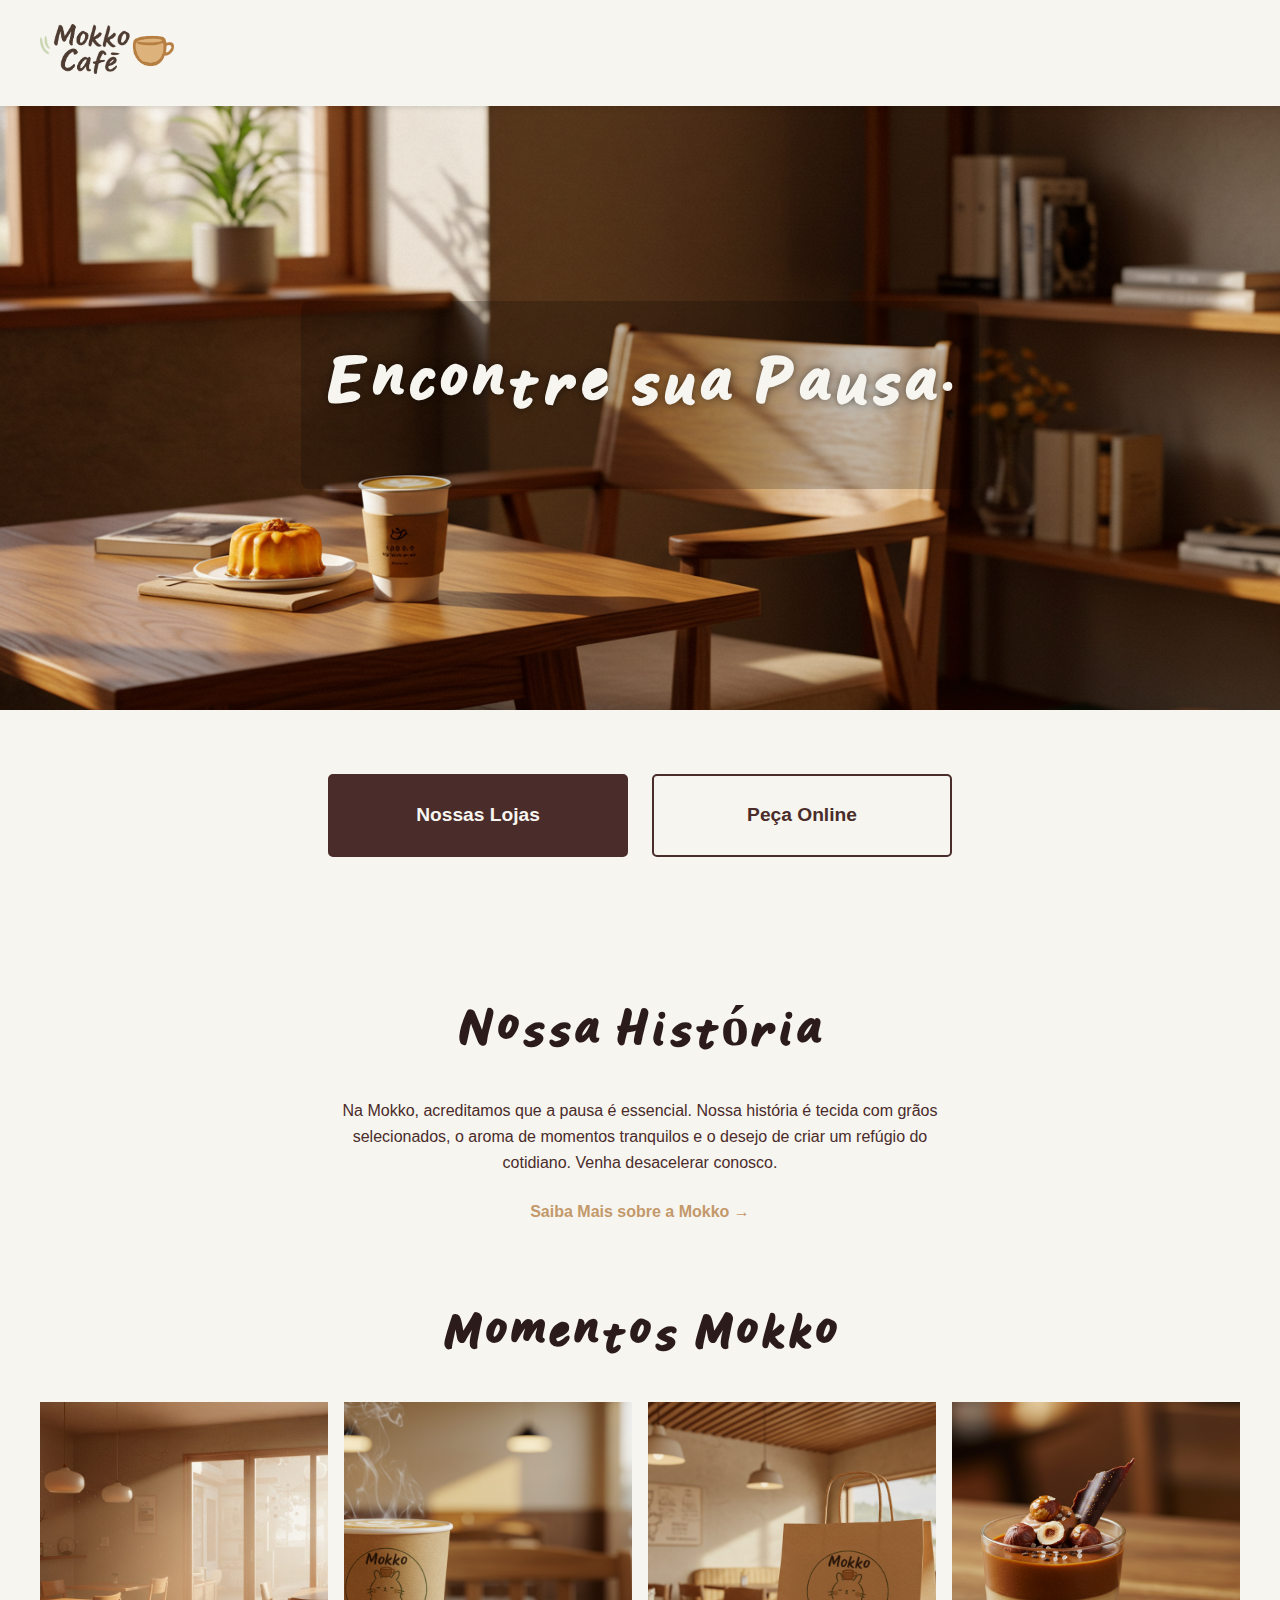
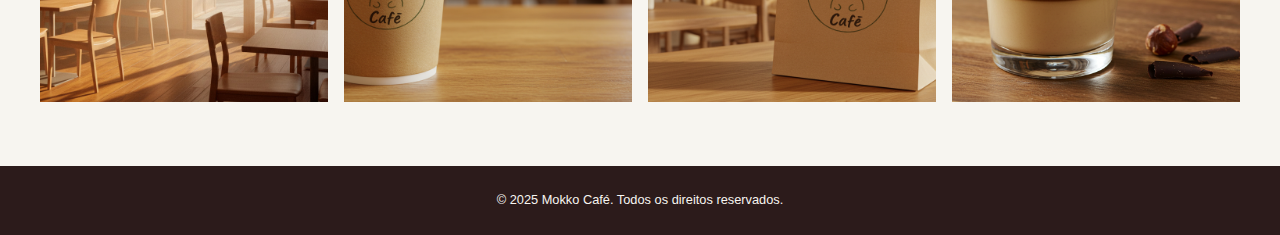
<file: homepage.html>
<!DOCTYPE html>
<html lang="pt-BR">
<head>
    <meta charset="UTF-8">
    <meta name="viewport" content="width=device-width, initial-scale=1.0">
    <title>Mokko Café - Encontre Sua Pausa</title>
    <link rel="stylesheet" href="./assets/css/style_homepage.css">
</head>
<body>

    <header class="main-header">
        <div class="logo">
            <img src="./assets/img/LOGOTIPOS/2.png" alt="Mokko Café Logo">
        </div>
        <button class="menu-toggle" aria-label="Abrir Menu">
            <span class="bar"></span>
            <span class="bar"></span>
            <span class="bar"></span>
        </button>
    </header>

    <section class="hero-section">
        <div class="hero-content">
            <h1>Encontre sua Pausa.</h1>
        </div>
    </section>

    <section class="cta-section">
        <a href="#" class="cta-button primary">Nossas Lojas</a>
        <a href="#" class="cta-button secondary">Peça Online</a>
    </section>

    <section class="about-section">
        <h2>Nossa História</h2>
        <p>Na Mokko, acreditamos que a pausa é essencial. Nossa história é tecida com grãos selecionados, o aroma de momentos tranquilos e o desejo de criar um refúgio do cotidiano. Venha desacelerar conosco.</p>
        <a href="#" class="link-more">Saiba Mais sobre a Mokko &rarr;</a>
    </section>

    <section class="gallery-section">
        <h2>Momentos Mokko</h2>
        <div class="gallery-grid">
            <img src="./assets/img/AMBIENCIA/Image_fx (4).jpg" alt="Ambiente aconchegante do café">
            <img src="./assets/img/EMBALAGENS/Image_fx (2) copiar 2.png" alt="Café com arte latte">
            <img src="./assets/img/EMBALAGENS/Image_fx (3) copiar 2.png" alt="Embalagem de café Mokko">
            <img src="./assets/img/EMBALAGENS/sobremesa.jpg" alt="Sobremesa deliciosa">
        </div>
    </section>

    <footer class="main-footer">
        <p>&copy; 2025 Mokko Café. Todos os direitos reservados.</p>
        </footer>

</body>
</html>
</file>
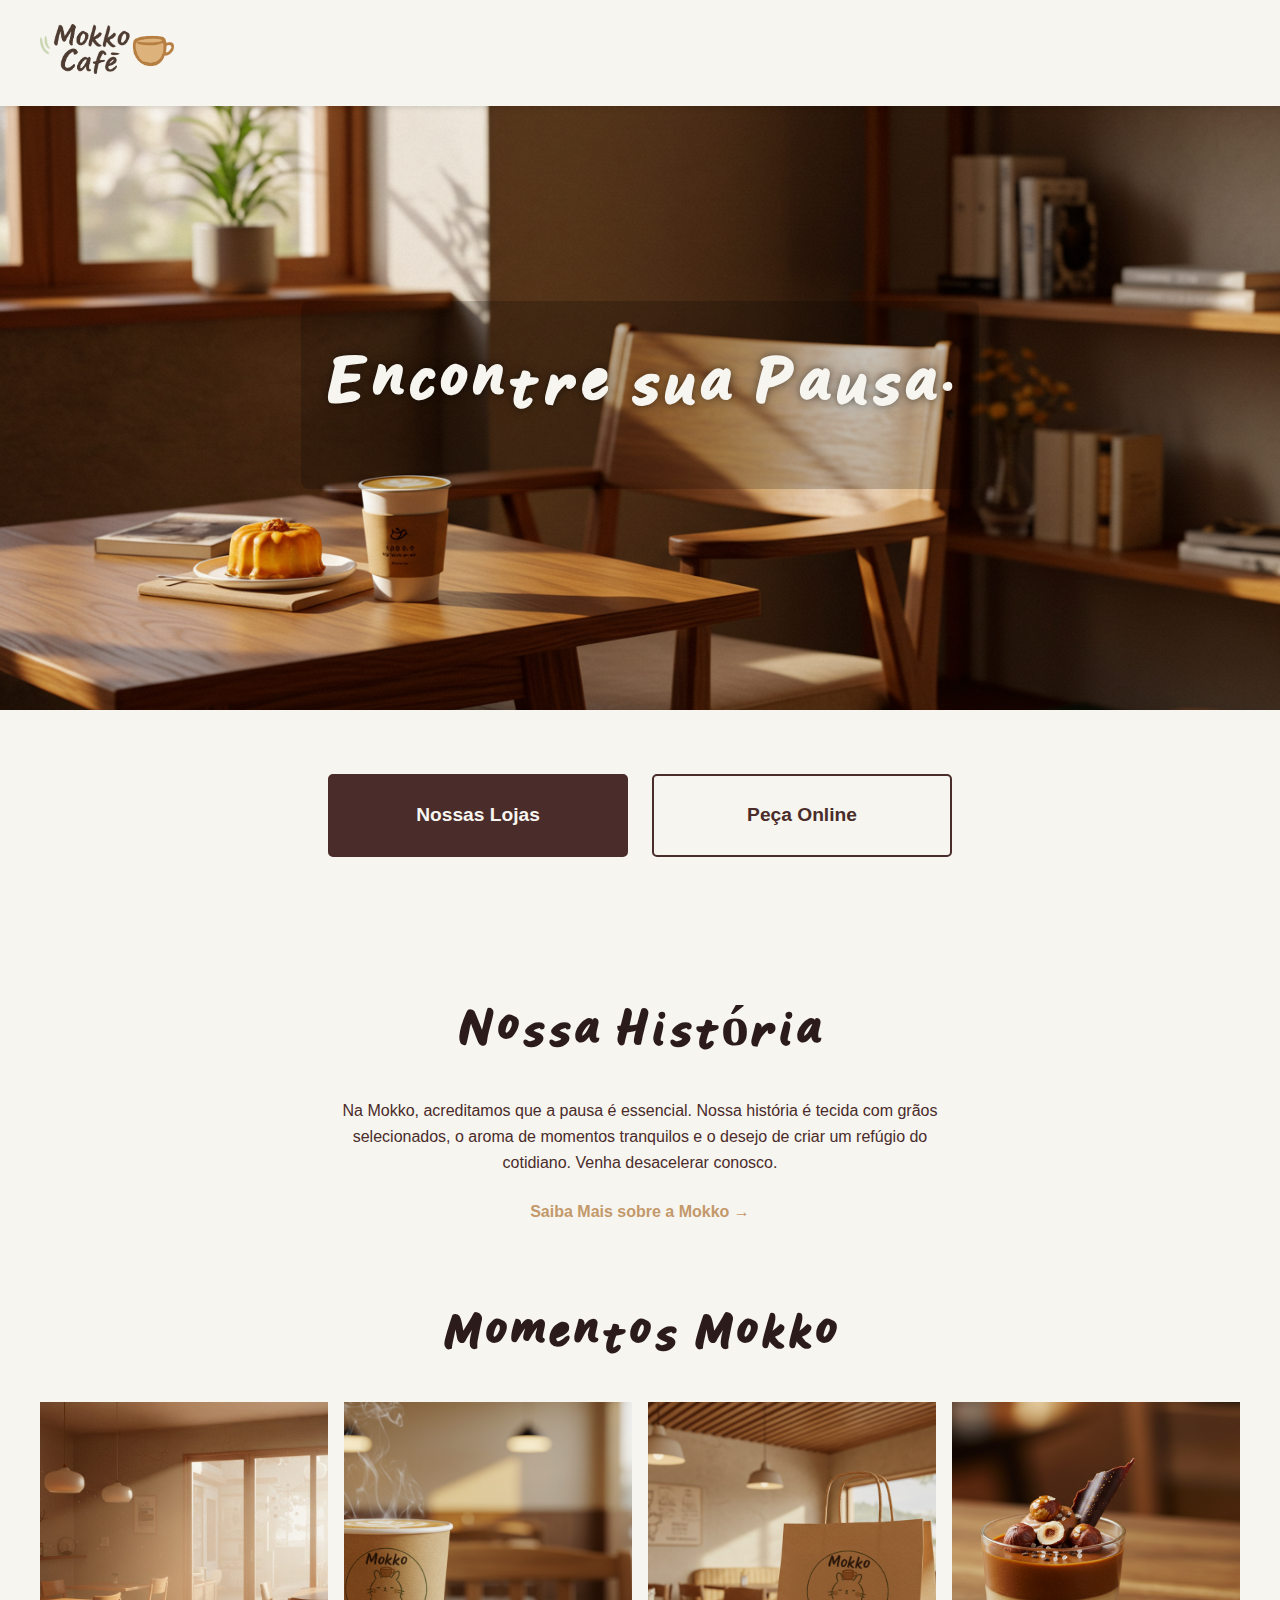
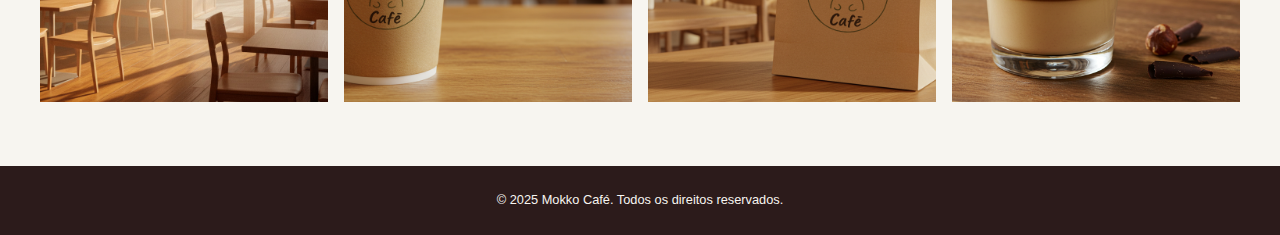
<file: html/homepage.html>
<!DOCTYPE html>
<html lang="pt-BR">
<head>
    <meta charset="UTF-8">
    <meta name="viewport" content="width=device-width, initial-scale=1.0">
    <title>Mokko Café - Encontre Sua Pausa</title>
    <link rel="stylesheet" href="../assets/css/style_homepage.css">
</head>
<body>

    <header class="main-header">
        <div class="logo">
            <img src="../assets/img/LOGOTIPOS/2.png" alt="Mokko Café Logo">
        </div>
        <button class="menu-toggle" aria-label="Abrir Menu">
            <span class="bar"></span>
            <span class="bar"></span>
            <span class="bar"></span>
        </button>
    </header>

    <section class="hero-section">
        <div class="hero-content">
            <h1>Encontre sua Pausa.</h1>
        </div>
    </section>

    <section class="cta-section">
        <a href="#" class="cta-button primary">Nossas Lojas</a>
        <a href="#" class="cta-button secondary">Peça Online</a>
    </section>

    <section class="about-section">
        <h2>Nossa História</h2>
        <p>Na Mokko, acreditamos que a pausa é essencial. Nossa história é tecida com grãos selecionados, o aroma de momentos tranquilos e o desejo de criar um refúgio do cotidiano. Venha desacelerar conosco.</p>
        <a href="#" class="link-more">Saiba Mais sobre a Mokko &rarr;</a>
    </section>

    <section class="gallery-section">
        <h2>Momentos Mokko</h2>
        <div class="gallery-grid">
            <img src="../assets/img/AMBIENCIA/Image_fx (4).jpg" alt="Ambiente aconchegante do café">
            <img src="../assets/img/EMBALAGENS/Image_fx (2) copiar 2.png" alt="Café com arte latte">
            <img src="../assets/img/EMBALAGENS/Image_fx (3) copiar 2.png" alt="Embalagem de café Mokko">
            <img src="../assets/img/EMBALAGENS/sobremesa.jpg" alt="Sobremesa deliciosa">
        </div>
    </section>

    <footer class="main-footer">
        <p>&copy; 2025 Mokko Café. Todos os direitos reservados.</p>
        </footer>

</body>
</html>
</file>
<file: assets/css/style_homepage.css>
/*
    -------------------------------------------------
    1. Base e Configurações Globais (Mobile-First)
    -------------------------------------------------
*/

/* 1.1 Fontes: Carregar a fonte MokkoCafe */
@font-face {
    font-family: 'MokkoCafe';
    src: url('../fonts/MokkoCafe-Regular.otf') format('opentype');
    font-weight: normal;
    font-style: normal;
}

:root {
    /* Cores (Exemplo: paleta escura/aconchegante, adapte conforme a marca Mokko) */
    --color-primary: #4A2C2A; /* Marrom escuro/café */
    --color-secondary: #C3996B; /* Bege/Caramelo */
    --color-light: #F7F5F0; /* Off-white/Papel */
    --color-dark: #2C1B1B; /* Quase preto */

    /* Espaçamento: O 'gap' da pausa, maior que o padrão */
    --space-xl: 4rem;
    --space-lg: 2.5rem;
    --space-md: 1.5rem;
    --space-sm: 1rem;
}

* {
    box-sizing: border-box;
    margin: 0;
    padding: 0;
}

body {
    font-family: Arial, sans-serif; /* Fallback */
    background-color: var(--color-light);
    color: var(--color-dark);
    line-height: 1.6;
}

/* Títulos com a fonte da marca */
h1, h2 {
    font-family: 'MokkoCafe', cursive;
    text-align: center;
    margin-bottom: var(--space-md);
}

h1 { font-size: 3rem; }
h2 { font-size: 2.5rem; }

/*
    -------------------------------------------------
    2. Header Fixo (Mobile)
    -------------------------------------------------
*/

.main-header {
    position: fixed;
    top: 0;
    left: 0;
    width: 100%;
    display: flex;
    justify-content: space-between;
    align-items: center;
    padding: var(--space-sm) var(--space-md);
    background-color: var(--color-light);
    box-shadow: 0 2px 5px rgba(0, 0, 0, 0.1);
    z-index: 1000; /* Garante que fique por cima */
}

.main-header .logo img {
    height: 60px; /* Tamanho do logo no mobile */
}

/* Estilo básico do botão de menu (hambúrguer) */
.menu-toggle {
    background: none;
    border: none;
    cursor: pointer;
    padding: 10px;
}

.menu-toggle .bar {
    display: block;
    width: 25px;
    height: 3px;
    background-color: var(--color-primary);
    margin: 5px 0;
    transition: 0.4s;
}

/* Adiciona um espaço no topo do conteúdo para evitar que o Header Fixo o cubra */
body {
    padding-top: 60px; /* Ajuste para o tamanho do header */
}

/*
    -------------------------------------------------
    3. Hero Section (Pausa & Imagem)
    -------------------------------------------------
*/

.hero-section {
    height: 60vh; /* Altura generosa no mobile */
    background-image: url('../img/AMBIENCIA/banner.jpg'); /* Imagem Hero */
    background-size: cover;
    background-position: center;
    display: flex;
    align-items: center; /* Alinha o texto no meio verticalmente */
    justify-content: center;
    color: var(--color-light);
    text-shadow: 0 0 10px rgba(0, 0, 0, 0.5); /* Melhor contraste */
    margin-bottom: var(--space-lg);
}

.hero-content {
    background-color: rgba(0, 0, 0, 0.2); /* Fundo sutil para o texto */
    padding: var(--space-md);
    border-radius: 8px;
}

/*
    -------------------------------------------------
    4. CTA Section (Chamadas de Ação)
    -------------------------------------------------
*/

.cta-section {
    display: flex;
    flex-direction: column;
    gap: var(--space-md); /* Espaçamento entre os botões */
    padding: 0 var(--space-md) var(--space-lg);
}

.cta-button {
    display: block;
    padding: var(--space-md);
    text-align: center;
    text-decoration: none;
    font-weight: bold;
    border-radius: 5px;
    transition: background-color 0.3s;
    font-size: 1.1rem;
}

.cta-button.primary {
    background-color: var(--color-primary);
    color: var(--color-light);
    border: 2px solid var(--color-primary);
}

.cta-button.secondary {
    background-color: transparent;
    color: var(--color-primary);
    border: 2px solid var(--color-primary);
}

/*
    -------------------------------------------------
    5. About Section (Nossa História)
    -------------------------------------------------
*/

.about-section {
    padding: var(--space-xl) var(--space-md); /* Espaçamento generoso para a "pausa" */
    text-align: center;
}

.about-section p {
    max-width: 600px;
    margin: 0 auto var(--space-md) auto;
    font-size: 1rem;
    color: var(--color-primary);
}

.link-more {
    color: var(--color-secondary);
    text-decoration: none;
    font-weight: bold;
}

/*
    -------------------------------------------------
    6. Gallery Section (Visual Imersivo)
    -------------------------------------------------
*/

.gallery-section {
    padding-bottom: var(--space-xl);
}

.gallery-section h2 {
    margin-bottom: var(--space-md);
}

.gallery-grid {
    display: grid;
    /* No mobile, uma coluna */
    grid-template-columns: 1fr;
    gap: 0; /* Sem gap para o visual imersivo no mobile */
}

.gallery-grid img {
    width: 100%;
    height: 40vh; /* Imagens altas no mobile */
    object-fit: cover;
    display: block;
}

/*
    -------------------------------------------------
    7. Footer
    -------------------------------------------------
*/

.main-footer {
    padding: var(--space-md);
    background-color: var(--color-dark);
    color: var(--color-light);
    text-align: center;
    font-size: 0.8rem;
}

/*
    =================================================
    8. Media Query para Desktop (Telas Maiores)
    =================================================
*/

@media (min-width: 768px) {
    /* Ajustes Gerais para Desktop */
    h1 { font-size: 4.5rem; }
    h2 { font-size: 3.5rem; }
    body { padding-top: 80px; } /* Ajuste o padding para o header maior */
    
    /* Header Desktop */
    .main-header {
        padding: var(--space-md) var(--space-lg);
        /* No desktop, você teria a navegação completa em vez do botão de menu */
    }
    .main-header .logo img {
        height: 50px;
    }
    .menu-toggle {
        display: none; /* Esconde o menu hamburger */
    }
    /* Aqui entraria a navegação de desktop (Home Menu Hist Lojas Contato) */

    /* Hero Section Desktop */
    .hero-section {
        height: 70vh;
        margin-bottom: var(--space-xl);
    }
    
    /* CTAs Desktop - Podem ficar lado a lado */
    .cta-section {
        flex-direction: row;
        justify-content: center;
        max-width: 800px;
        margin: 0 auto var(--space-xl);
        padding: 0;
    }
    .cta-button {
        width: 40%;
        max-width: 300px;
        font-size: 1.2rem;
    }

    /* About Section Desktop */
    .about-section {
        padding: var(--space-xl) var(--space-lg);
    }
    
    /* Gallery Desktop - Grid com mais colunas */
    .gallery-grid {
        grid-template-columns: repeat(4, 1fr); /* 4 colunas */
        gap: var(--space-sm); /* Adiciona um gap */
        padding: 0 var(--space-lg);
    }
    .gallery-grid img {
        height: 300px; /* Altura mais razoável para desktop */
    }
}
</file>
